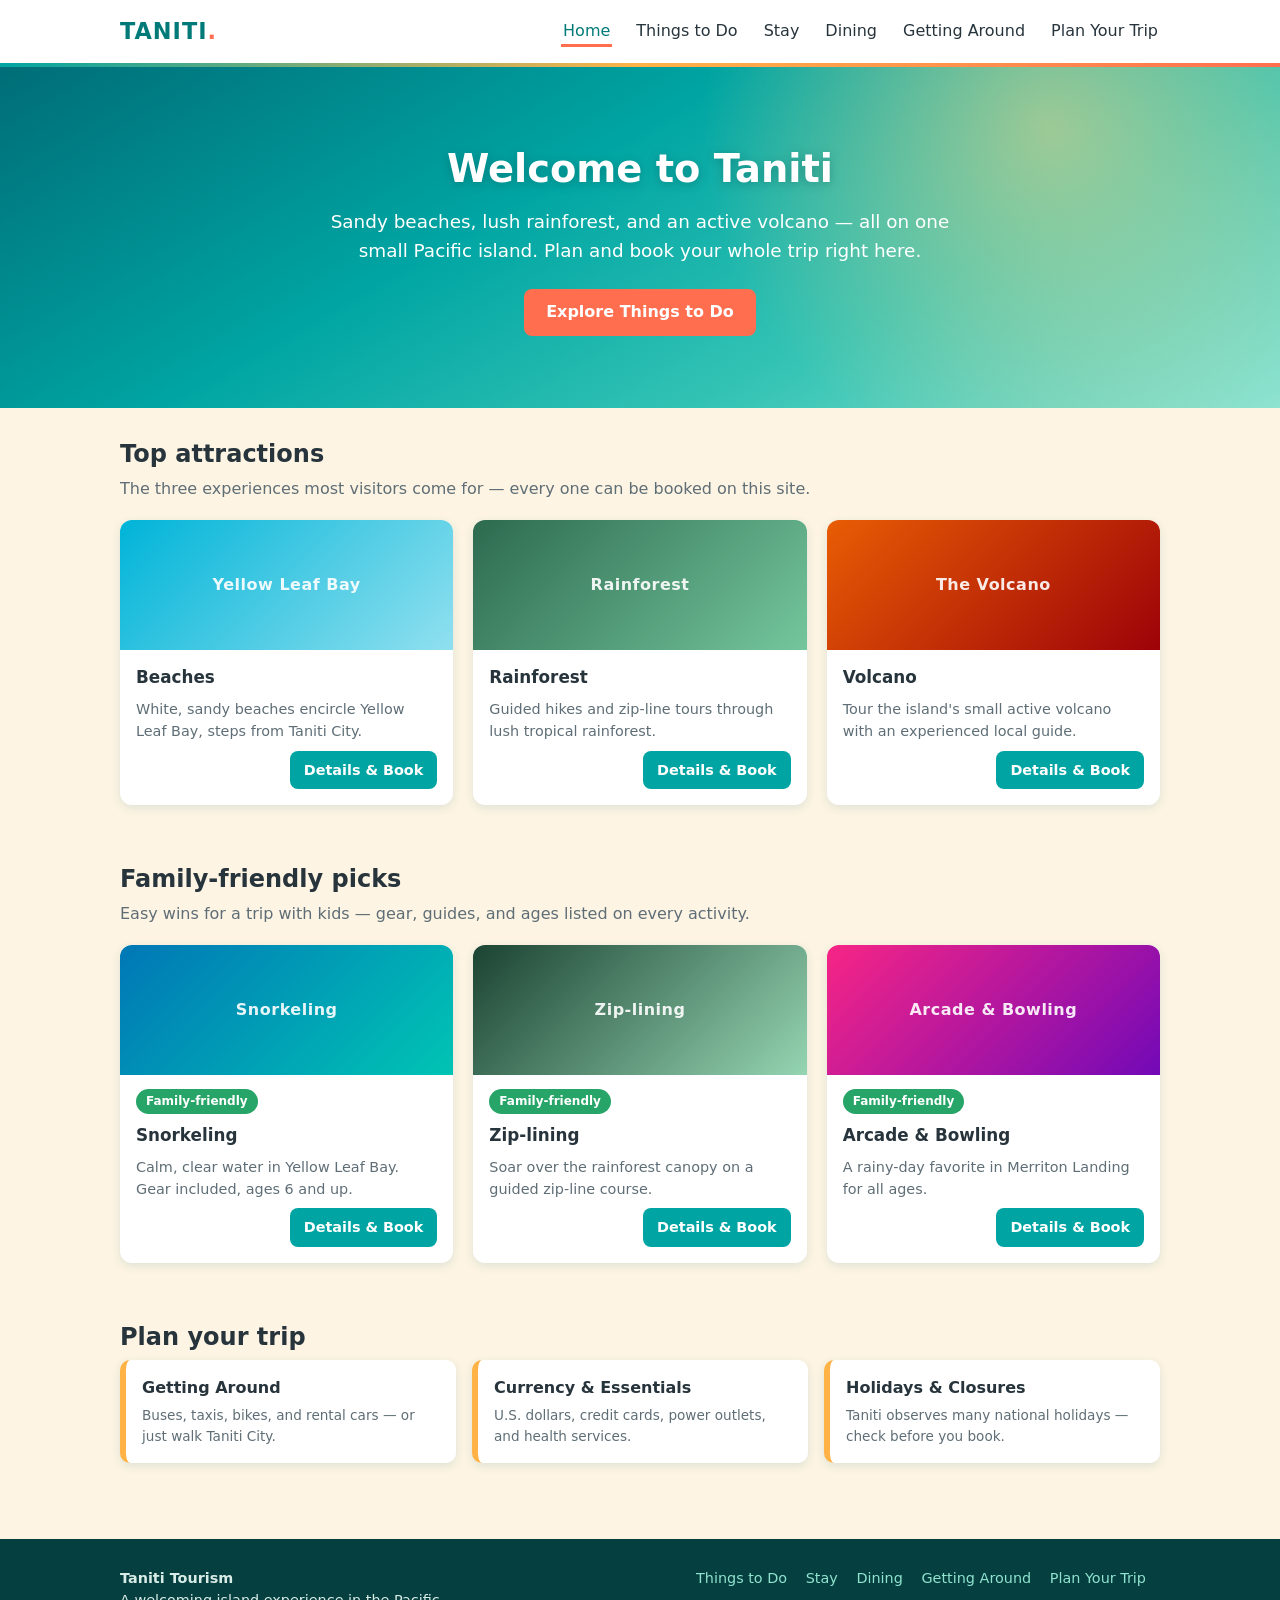
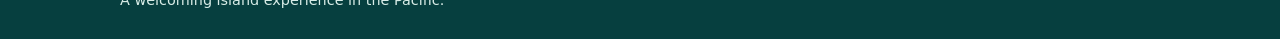
<file: index.html>
<!DOCTYPE html>
<html lang="en">
<head>
<meta charset="UTF-8">
<meta name="viewport" content="width=device-width, initial-scale=1.0">
<title>Visit Taniti — Official Tourism Site</title>
<link rel="stylesheet" href="styles.css">
</head>
<body>
<header>
  <div class="nav-bar">
    <a class="brand" href="index.html">TANITI<span>.</span></a>
    <button id="menu-toggle" onclick="toggleMenu()" aria-label="Menu">&#9776;</button>
    <nav>
      <ul>
        <li><a class="active" href="index.html">Home</a></li>
        <li><a href="things-to-do.html">Things to Do</a></li>
        <li><a href="stay.html">Stay</a></li>
        <li><a href="dining.html">Dining</a></li>
        <li><a href="getting-around.html">Getting Around</a></li>
        <li><a href="plan-your-trip.html">Plan Your Trip</a></li>
      <li class="mobile-only"><a href="book.html">Book Now</a></li>
      </ul>
    </nav>
  </div>
</header>

<div class="hero">
  <h1>Welcome to Taniti</h1>
  <p>Sandy beaches, lush rainforest, and an active volcano — all on one small Pacific island. Plan and book your whole trip right here.</p>
  <a class="btn" href="things-to-do.html">Explore Things to Do</a>
</div>

<main class="container">
  <section class="block">
    <h2>Top attractions</h2>
    <p class="lead">The three experiences most visitors come for — every one can be booked on this site.</p>
    <div class="card-grid">
      <div class="card">
        <div class="photo ph-beach">Yellow Leaf Bay</div>
        <div class="body">
          <h3>Beaches</h3>
          <p class="desc">White, sandy beaches encircle Yellow Leaf Bay, steps from Taniti City.</p>
          <div class="actions"><a class="btn small secondary" href="things-to-do.html">Details &amp; Book</a></div>
        </div>
      </div>
      <div class="card">
        <div class="photo ph-forest">Rainforest</div>
        <div class="body">
          <h3>Rainforest</h3>
          <p class="desc">Guided hikes and zip-line tours through lush tropical rainforest.</p>
          <div class="actions"><a class="btn small secondary" href="things-to-do.html">Details &amp; Book</a></div>
        </div>
      </div>
      <div class="card">
        <div class="photo ph-volcano">The Volcano</div>
        <div class="body">
          <h3>Volcano</h3>
          <p class="desc">Tour the island's small active volcano with an experienced local guide.</p>
          <div class="actions"><a class="btn small secondary" href="things-to-do.html">Details &amp; Book</a></div>
        </div>
      </div>
    </div>
  </section>

  <section class="block">
    <h2>Family-friendly picks</h2>
    <p class="lead">Easy wins for a trip with kids — gear, guides, and ages listed on every activity.</p>
    <div class="card-grid">
      <div class="card">
        <div class="photo ph-snorkel">Snorkeling</div>
        <div class="body">
          <span class="tag">Family-friendly</span>
          <h3>Snorkeling</h3>
          <p class="desc">Calm, clear water in Yellow Leaf Bay. Gear included, ages 6 and up.</p>
          <div class="actions"><a class="btn small secondary" href="activity-snorkeling.html">Details &amp; Book</a></div>
        </div>
      </div>
      <div class="card">
        <div class="photo ph-zip">Zip-lining</div>
        <div class="body">
          <span class="tag">Family-friendly</span>
          <h3>Zip-lining</h3>
          <p class="desc">Soar over the rainforest canopy on a guided zip-line course.</p>
          <div class="actions"><a class="btn small secondary" href="things-to-do.html">Details &amp; Book</a></div>
        </div>
      </div>
      <div class="card">
        <div class="photo ph-arcade">Arcade &amp; Bowling</div>
        <div class="body">
          <span class="tag">Family-friendly</span>
          <h3>Arcade &amp; Bowling</h3>
          <p class="desc">A rainy-day favorite in Merriton Landing for all ages.</p>
          <div class="actions"><a class="btn small secondary" href="things-to-do.html">Details &amp; Book</a></div>
        </div>
      </div>
    </div>
  </section>

  <section class="block">
    <h2>Plan your trip</h2>
    <div class="tiles">
      <a class="tile" href="getting-around.html">
        <h3>Getting Around</h3>
        <p>Buses, taxis, bikes, and rental cars — or just walk Taniti City.</p>
      </a>
      <a class="tile" href="plan-your-trip.html">
        <h3>Currency &amp; Essentials</h3>
        <p>U.S. dollars, credit cards, power outlets, and health services.</p>
      </a>
      <a class="tile" href="plan-your-trip.html">
        <h3>Holidays &amp; Closures</h3>
        <p>Taniti observes many national holidays — check before you book.</p>
      </a>
    </div>
  </section>
</main>

<footer>
  <div class="container">
    <div>
      <strong>Taniti Tourism</strong><br>
      A welcoming island experience in the Pacific.
    </div>
    <div>
      <a href="things-to-do.html">Things to Do</a>
      <a href="stay.html">Stay</a>
      <a href="dining.html">Dining</a>
      <a href="getting-around.html">Getting Around</a>
      <a href="plan-your-trip.html">Plan Your Trip</a>
    </div>
  </div>
</footer>
<script src="script.js"></script>
</body>
</html>
</file>
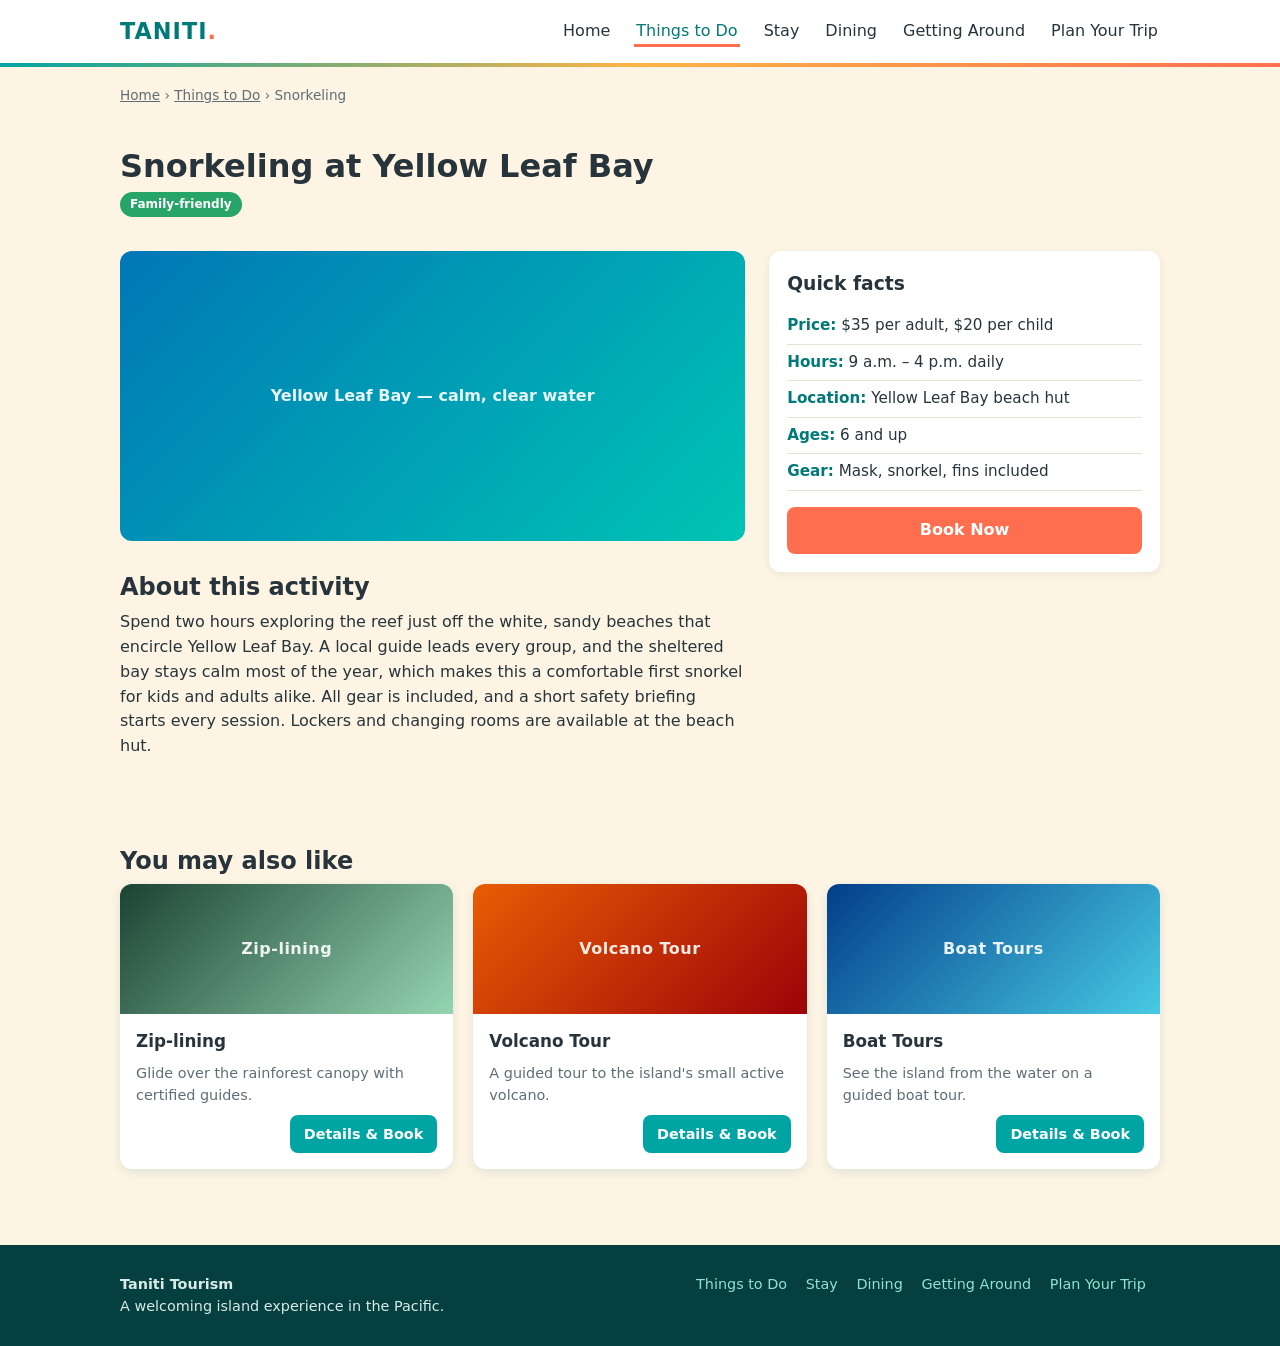
<file: activity-snorkeling.html>
<!DOCTYPE html>
<html lang="en">
<head>
<meta charset="UTF-8">
<meta name="viewport" content="width=device-width, initial-scale=1.0">
<title>Snorkeling — Visit Taniti</title>
<link rel="stylesheet" href="styles.css">
</head>
<body>
<header>
  <div class="nav-bar">
    <a class="brand" href="index.html">TANITI<span>.</span></a>
    <button id="menu-toggle" onclick="toggleMenu()" aria-label="Menu">&#9776;</button>
    <nav>
      <ul>
        <li><a href="index.html">Home</a></li>
        <li><a class="active" href="things-to-do.html">Things to Do</a></li>
        <li><a href="stay.html">Stay</a></li>
        <li><a href="dining.html">Dining</a></li>
        <li><a href="getting-around.html">Getting Around</a></li>
        <li><a href="plan-your-trip.html">Plan Your Trip</a></li>
      <li class="mobile-only"><a href="book.html">Book Now</a></li>
      </ul>
    </nav>
  </div>
</header>

<main class="container">
  <p class="breadcrumb"><a href="index.html">Home</a> &rsaquo; <a href="things-to-do.html">Things to Do</a> &rsaquo; Snorkeling</p>
  <div class="page-title">
    <h1>Snorkeling at Yellow Leaf Bay</h1>
    <span class="tag">Family-friendly</span>
  </div>

  <section class="block">
    <div class="detail-grid">
      <div>
        <div class="detail-photo ph-snorkel">Yellow Leaf Bay — calm, clear water</div>
        <section class="block">
          <h2>About this activity</h2>
          <p>Spend two hours exploring the reef just off the white, sandy beaches that encircle Yellow Leaf Bay.
          A local guide leads every group, and the sheltered bay stays calm most of the year, which makes this
          a comfortable first snorkel for kids and adults alike. All gear is included, and a short safety
          briefing starts every session. Lockers and changing rooms are available at the beach hut.</p>
        </section>
      </div>
      <aside class="facts">
        <h3>Quick facts</h3>
        <ul>
          <li><strong>Price:</strong> $35 per adult, $20 per child</li>
          <li><strong>Hours:</strong> 9 a.m. – 4 p.m. daily</li>
          <li><strong>Location:</strong> Yellow Leaf Bay beach hut</li>
          <li><strong>Ages:</strong> 6 and up</li>
          <li><strong>Gear:</strong> Mask, snorkel, fins included</li>
        </ul>
        <a class="btn" href="book.html">Book Now</a>
      </aside>
    </div>
  </section>

  <section class="block">
    <h2>You may also like</h2>
    <div class="card-grid">
      <div class="card">
        <div class="photo ph-zip">Zip-lining</div>
        <div class="body">
          <h3>Zip-lining</h3>
          <p class="desc">Glide over the rainforest canopy with certified guides.</p>
          <div class="actions"><a class="btn small secondary" href="things-to-do.html">Details &amp; Book</a></div>
        </div>
      </div>
      <div class="card">
        <div class="photo ph-volcano">Volcano Tour</div>
        <div class="body">
          <h3>Volcano Tour</h3>
          <p class="desc">A guided tour to the island's small active volcano.</p>
          <div class="actions"><a class="btn small secondary" href="things-to-do.html">Details &amp; Book</a></div>
        </div>
      </div>
      <div class="card">
        <div class="photo ph-fishing">Boat Tours</div>
        <div class="body">
          <h3>Boat Tours</h3>
          <p class="desc">See the island from the water on a guided boat tour.</p>
          <div class="actions"><a class="btn small secondary" href="things-to-do.html">Details &amp; Book</a></div>
        </div>
      </div>
    </div>
  </section>
</main>

<footer>
  <div class="container">
    <div>
      <strong>Taniti Tourism</strong><br>
      A welcoming island experience in the Pacific.
    </div>
    <div>
      <a href="things-to-do.html">Things to Do</a>
      <a href="stay.html">Stay</a>
      <a href="dining.html">Dining</a>
      <a href="getting-around.html">Getting Around</a>
      <a href="plan-your-trip.html">Plan Your Trip</a>
    </div>
  </div>
</footer>
<script src="script.js"></script>
</body>
</html>
</file>
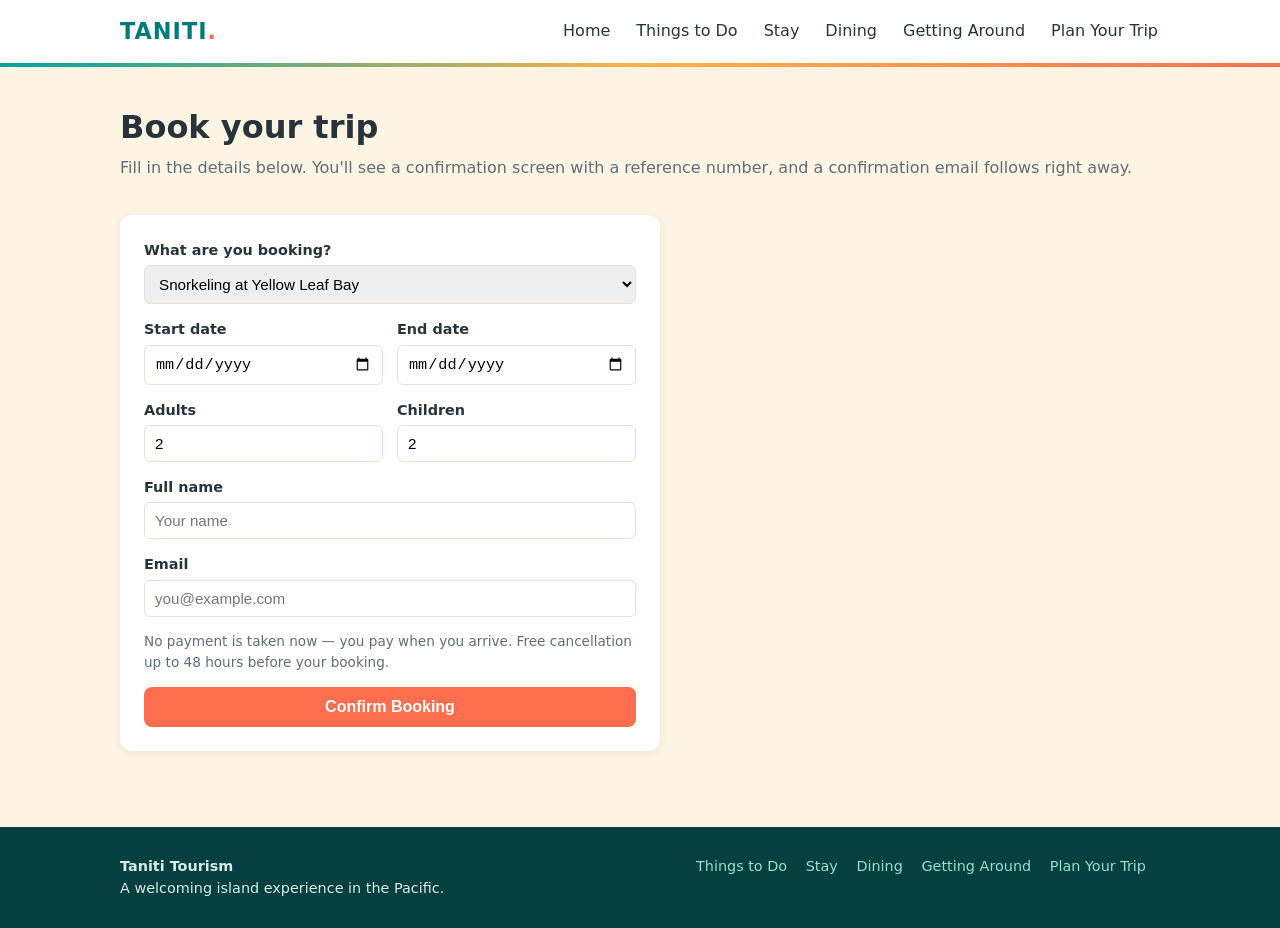
<file: book.html>
<!DOCTYPE html>
<html lang="en">
<head>
<meta charset="UTF-8">
<meta name="viewport" content="width=device-width, initial-scale=1.0">
<title>Book — Visit Taniti</title>
<link rel="stylesheet" href="styles.css">
</head>
<body>
<header>
  <div class="nav-bar">
    <a class="brand" href="index.html">TANITI<span>.</span></a>
    <button id="menu-toggle" onclick="toggleMenu()" aria-label="Menu">&#9776;</button>
    <nav>
      <ul>
        <li><a href="index.html">Home</a></li>
        <li><a href="things-to-do.html">Things to Do</a></li>
        <li><a href="stay.html">Stay</a></li>
        <li><a href="dining.html">Dining</a></li>
        <li><a href="getting-around.html">Getting Around</a></li>
        <li><a href="plan-your-trip.html">Plan Your Trip</a></li>
      <li class="mobile-only"><a href="book.html">Book Now</a></li>
      </ul>
    </nav>
  </div>
</header>

<main class="container">
  <div class="page-title">
    <h1>Book your trip</h1>
    <p>Fill in the details below. You'll see a confirmation screen with a reference number, and a confirmation email follows right away.</p>
  </div>

  <section class="block">
    <form class="booking" onsubmit="submitBooking(event)">
      <label>What are you booking?
        <select>
          <option>Snorkeling at Yellow Leaf Bay</option>
          <option>Bayview Family Hotel</option>
          <option>Taniti Grand Resort</option>
          <option>Harbor Light B&amp;B</option>
          <option>Taniti City Hostel</option>
          <option>Zip-lining</option>
          <option>Volcano Tour</option>
        </select>
      </label>
      <div class="row">
        <label>Start date
          <input type="date" required>
        </label>
        <label>End date
          <input type="date">
        </label>
      </div>
      <div class="row">
        <label>Adults
          <input type="number" min="1" value="2" required>
        </label>
        <label>Children
          <input type="number" min="0" value="2">
        </label>
      </div>
      <label>Full name
        <input type="text" placeholder="Your name" required>
      </label>
      <label>Email
        <input type="email" placeholder="you@example.com" required>
      </label>
      <p class="form-note">No payment is taken now — you pay when you arrive. Free cancellation up to 48 hours before your booking.</p>
      <button class="btn" type="submit">Confirm Booking</button>
    </form>
  </section>
</main>

<footer>
  <div class="container">
    <div>
      <strong>Taniti Tourism</strong><br>
      A welcoming island experience in the Pacific.
    </div>
    <div>
      <a href="things-to-do.html">Things to Do</a>
      <a href="stay.html">Stay</a>
      <a href="dining.html">Dining</a>
      <a href="getting-around.html">Getting Around</a>
      <a href="plan-your-trip.html">Plan Your Trip</a>
    </div>
  </div>
</footer>
<script src="script.js"></script>
</body>
</html>
</file>
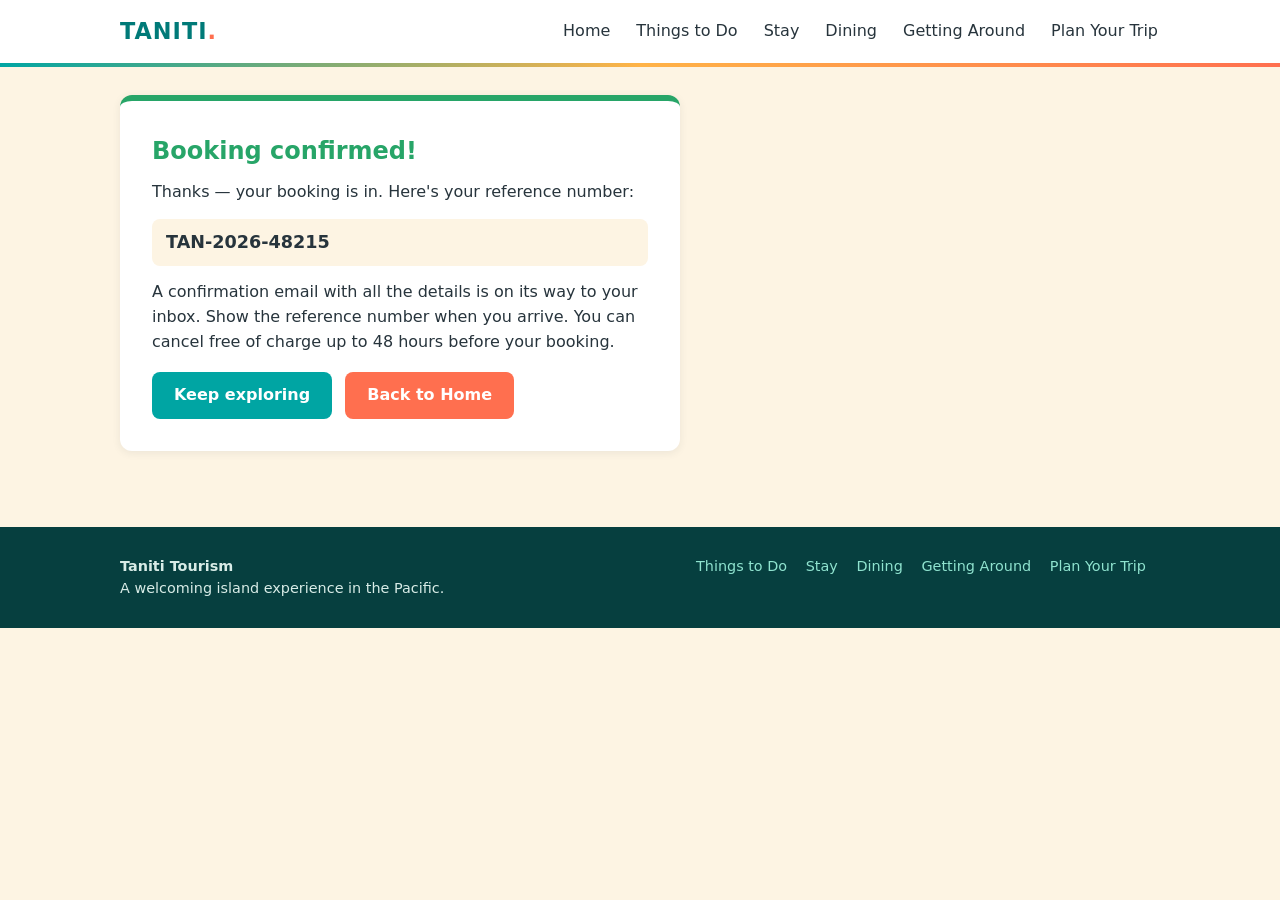
<file: confirmation.html>
<!DOCTYPE html>
<html lang="en">
<head>
<meta charset="UTF-8">
<meta name="viewport" content="width=device-width, initial-scale=1.0">
<title>Booking Confirmed — Visit Taniti</title>
<link rel="stylesheet" href="styles.css">
</head>
<body>
<header>
  <div class="nav-bar">
    <a class="brand" href="index.html">TANITI<span>.</span></a>
    <button id="menu-toggle" onclick="toggleMenu()" aria-label="Menu">&#9776;</button>
    <nav>
      <ul>
        <li><a href="index.html">Home</a></li>
        <li><a href="things-to-do.html">Things to Do</a></li>
        <li><a href="stay.html">Stay</a></li>
        <li><a href="dining.html">Dining</a></li>
        <li><a href="getting-around.html">Getting Around</a></li>
        <li><a href="plan-your-trip.html">Plan Your Trip</a></li>
      <li class="mobile-only"><a href="book.html">Book Now</a></li>
      </ul>
    </nav>
  </div>
</header>

<main class="container">
  <section class="block">
    <div class="confirm-box">
      <h1>Booking confirmed!</h1>
      <p>Thanks — your booking is in. Here's your reference number:</p>
      <p class="ref">TAN-2026-48215</p>
      <p>A confirmation email with all the details is on its way to your inbox. Show the reference number
      when you arrive. You can cancel free of charge up to 48 hours before your booking.</p>
      <p style="margin-top:18px;">
        <a class="btn secondary" href="things-to-do.html">Keep exploring</a>
        <a class="btn" href="index.html" style="margin-left:8px;">Back to Home</a>
      </p>
    </div>
  </section>
</main>

<footer>
  <div class="container">
    <div>
      <strong>Taniti Tourism</strong><br>
      A welcoming island experience in the Pacific.
    </div>
    <div>
      <a href="things-to-do.html">Things to Do</a>
      <a href="stay.html">Stay</a>
      <a href="dining.html">Dining</a>
      <a href="getting-around.html">Getting Around</a>
      <a href="plan-your-trip.html">Plan Your Trip</a>
    </div>
  </div>
</footer>
<script src="script.js"></script>
</body>
</html>
</file>
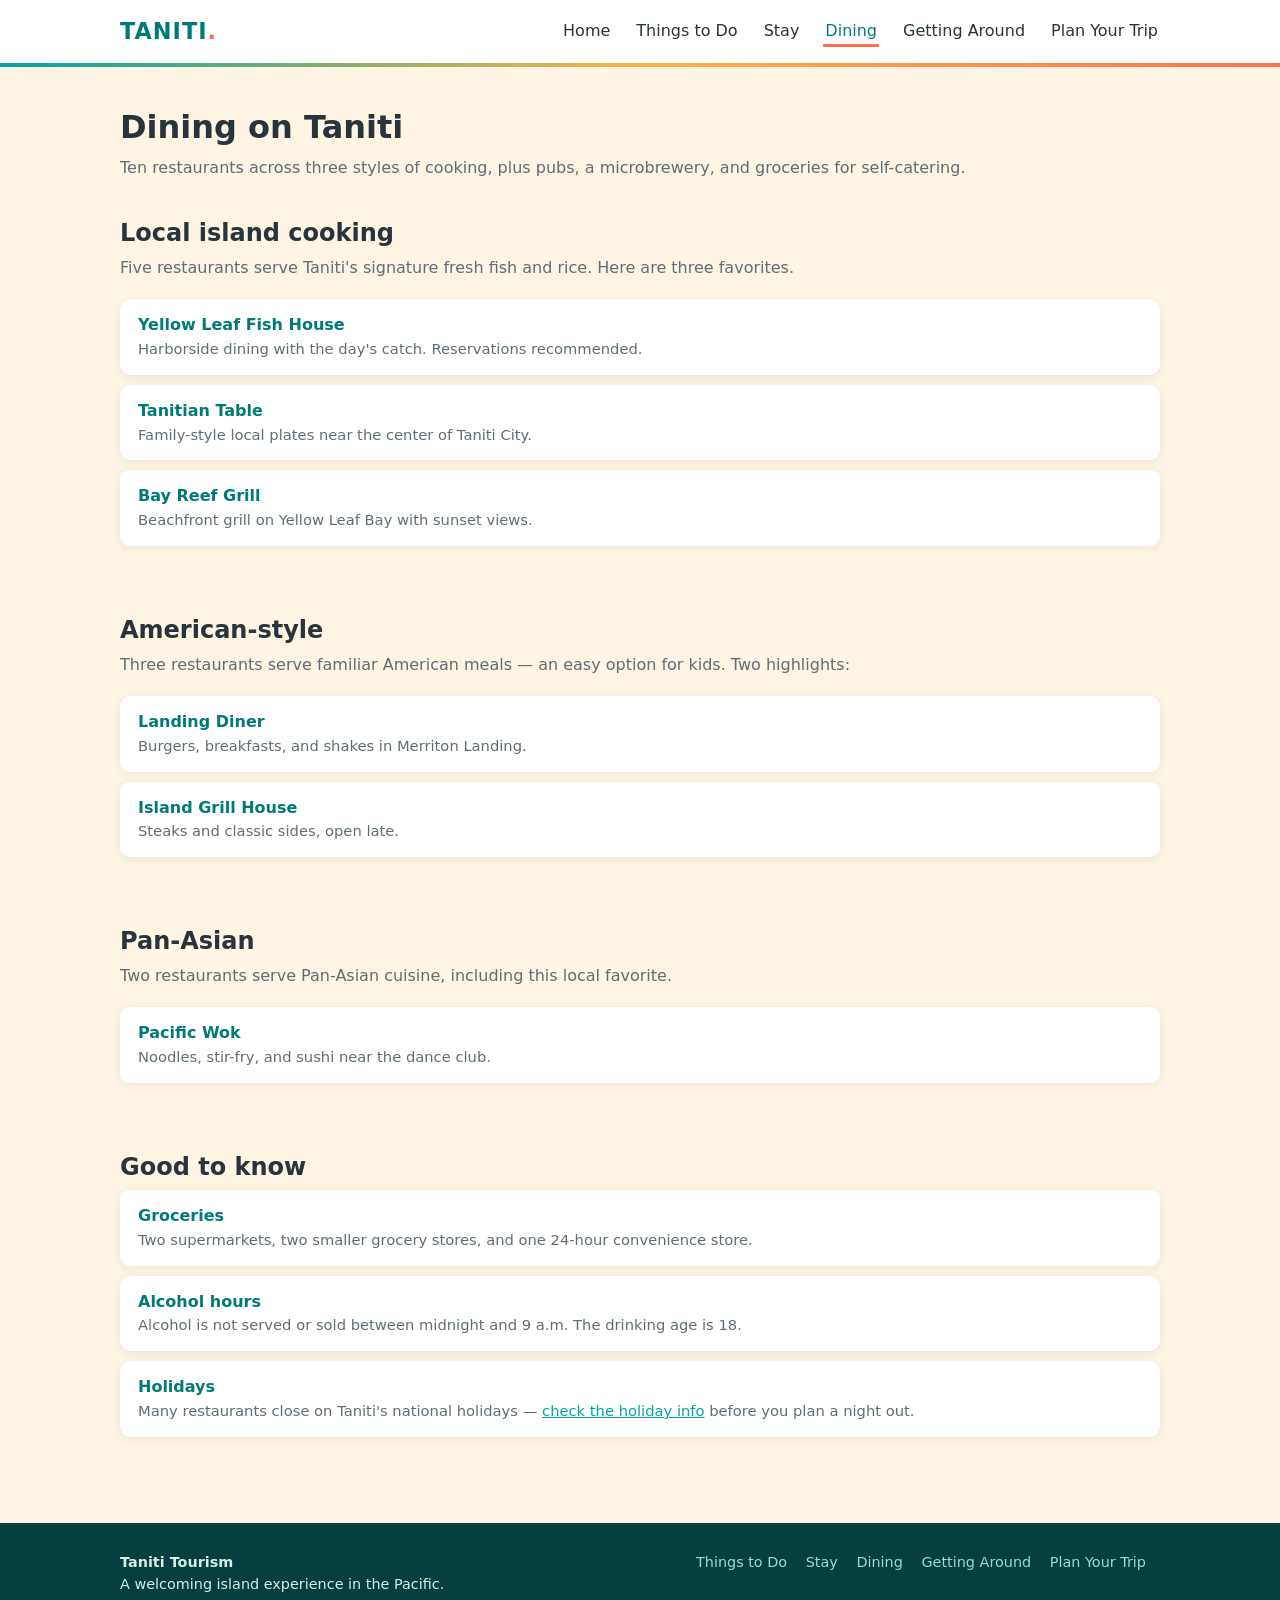
<file: dining.html>
<!DOCTYPE html>
<html lang="en">
<head>
<meta charset="UTF-8">
<meta name="viewport" content="width=device-width, initial-scale=1.0">
<title>Dining — Visit Taniti</title>
<link rel="stylesheet" href="styles.css">
</head>
<body>
<header>
  <div class="nav-bar">
    <a class="brand" href="index.html">TANITI<span>.</span></a>
    <button id="menu-toggle" onclick="toggleMenu()" aria-label="Menu">&#9776;</button>
    <nav>
      <ul>
        <li><a href="index.html">Home</a></li>
        <li><a href="things-to-do.html">Things to Do</a></li>
        <li><a href="stay.html">Stay</a></li>
        <li><a class="active" href="dining.html">Dining</a></li>
        <li><a href="getting-around.html">Getting Around</a></li>
        <li><a href="plan-your-trip.html">Plan Your Trip</a></li>
      <li class="mobile-only"><a href="book.html">Book Now</a></li>
      </ul>
    </nav>
  </div>
</header>

<main class="container">
  <div class="page-title">
    <h1>Dining on Taniti</h1>
    <p>Ten restaurants across three styles of cooking, plus pubs, a microbrewery, and groceries for self-catering.</p>
  </div>

  <section class="block">
    <h2>Local island cooking</h2>
    <p class="lead">Five restaurants serve Taniti's signature fresh fish and rice. Here are three favorites.</p>
    <div class="info-row"><h3>Yellow Leaf Fish House</h3><p>Harborside dining with the day's catch. Reservations recommended.</p></div>
    <div class="info-row"><h3>Tanitian Table</h3><p>Family-style local plates near the center of Taniti City.</p></div>
    <div class="info-row"><h3>Bay Reef Grill</h3><p>Beachfront grill on Yellow Leaf Bay with sunset views.</p></div>
  </section>

  <section class="block">
    <h2>American-style</h2>
    <p class="lead">Three restaurants serve familiar American meals — an easy option for kids. Two highlights:</p>
    <div class="info-row"><h3>Landing Diner</h3><p>Burgers, breakfasts, and shakes in Merriton Landing.</p></div>
    <div class="info-row"><h3>Island Grill House</h3><p>Steaks and classic sides, open late.</p></div>
  </section>

  <section class="block">
    <h2>Pan-Asian</h2>
    <p class="lead">Two restaurants serve Pan-Asian cuisine, including this local favorite.</p>
    <div class="info-row"><h3>Pacific Wok</h3><p>Noodles, stir-fry, and sushi near the dance club.</p></div>
  </section>

  <section class="block">
    <h2>Good to know</h2>
    <div class="info-row"><h3>Groceries</h3><p>Two supermarkets, two smaller grocery stores, and one 24-hour convenience store.</p></div>
    <div class="info-row"><h3>Alcohol hours</h3><p>Alcohol is not served or sold between midnight and 9 a.m. The drinking age is 18.</p></div>
    <div class="info-row"><h3>Holidays</h3><p>Many restaurants close on Taniti's national holidays — <a href="plan-your-trip.html">check the holiday info</a> before you plan a night out.</p></div>
  </section>
</main>

<footer>
  <div class="container">
    <div>
      <strong>Taniti Tourism</strong><br>
      A welcoming island experience in the Pacific.
    </div>
    <div>
      <a href="things-to-do.html">Things to Do</a>
      <a href="stay.html">Stay</a>
      <a href="dining.html">Dining</a>
      <a href="getting-around.html">Getting Around</a>
      <a href="plan-your-trip.html">Plan Your Trip</a>
    </div>
  </div>
</footer>
<script src="script.js"></script>
</body>
</html>
</file>
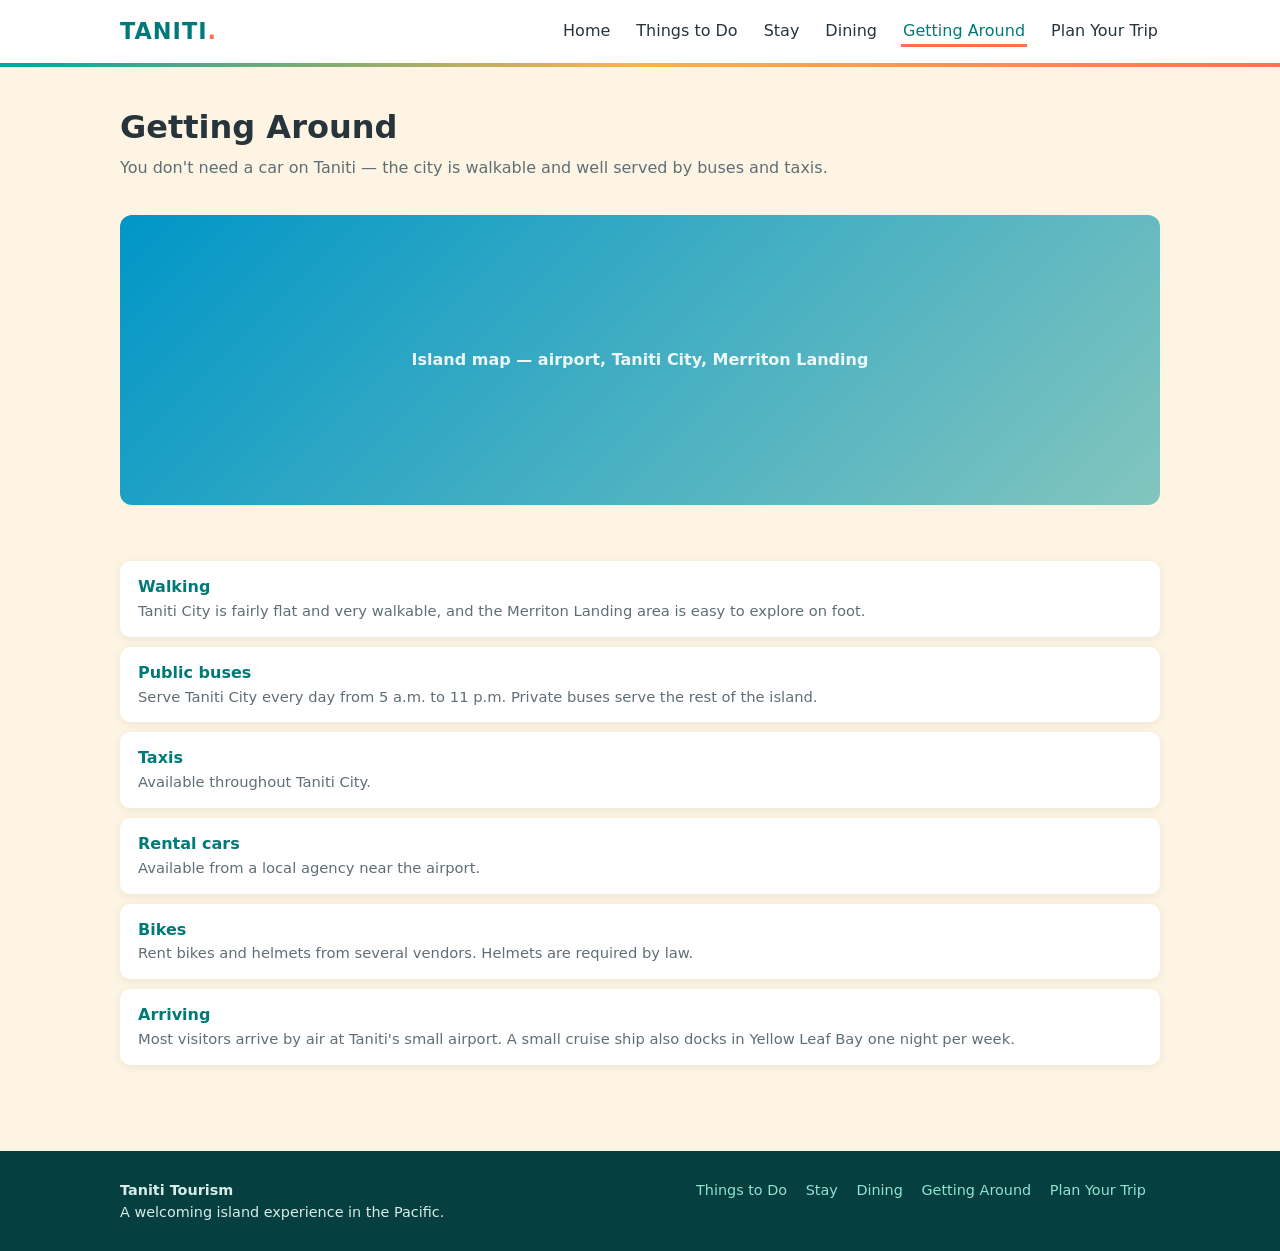
<file: getting-around.html>
<!DOCTYPE html>
<html lang="en">
<head>
<meta charset="UTF-8">
<meta name="viewport" content="width=device-width, initial-scale=1.0">
<title>Getting Around — Visit Taniti</title>
<link rel="stylesheet" href="styles.css">
</head>
<body>
<header>
  <div class="nav-bar">
    <a class="brand" href="index.html">TANITI<span>.</span></a>
    <button id="menu-toggle" onclick="toggleMenu()" aria-label="Menu">&#9776;</button>
    <nav>
      <ul>
        <li><a href="index.html">Home</a></li>
        <li><a href="things-to-do.html">Things to Do</a></li>
        <li><a href="stay.html">Stay</a></li>
        <li><a href="dining.html">Dining</a></li>
        <li><a class="active" href="getting-around.html">Getting Around</a></li>
        <li><a href="plan-your-trip.html">Plan Your Trip</a></li>
      <li class="mobile-only"><a href="book.html">Book Now</a></li>
      </ul>
    </nav>
  </div>
</header>

<main class="container">
  <div class="page-title">
    <h1>Getting Around</h1>
    <p>You don't need a car on Taniti — the city is walkable and well served by buses and taxis.</p>
  </div>

  <section class="block">
    <div class="detail-photo ph-map">Island map — airport, Taniti City, Merriton Landing</div>
  </section>

  <section class="block">
    <div class="info-row"><h3>Walking</h3><p>Taniti City is fairly flat and very walkable, and the Merriton Landing area is easy to explore on foot.</p></div>
    <div class="info-row"><h3>Public buses</h3><p>Serve Taniti City every day from 5 a.m. to 11 p.m. Private buses serve the rest of the island.</p></div>
    <div class="info-row"><h3>Taxis</h3><p>Available throughout Taniti City.</p></div>
    <div class="info-row"><h3>Rental cars</h3><p>Available from a local agency near the airport.</p></div>
    <div class="info-row"><h3>Bikes</h3><p>Rent bikes and helmets from several vendors. Helmets are required by law.</p></div>
    <div class="info-row"><h3>Arriving</h3><p>Most visitors arrive by air at Taniti's small airport. A small cruise ship also docks in Yellow Leaf Bay one night per week.</p></div>
  </section>
</main>

<footer>
  <div class="container">
    <div>
      <strong>Taniti Tourism</strong><br>
      A welcoming island experience in the Pacific.
    </div>
    <div>
      <a href="things-to-do.html">Things to Do</a>
      <a href="stay.html">Stay</a>
      <a href="dining.html">Dining</a>
      <a href="getting-around.html">Getting Around</a>
      <a href="plan-your-trip.html">Plan Your Trip</a>
    </div>
  </div>
</footer>
<script src="script.js"></script>
</body>
</html>
</file>
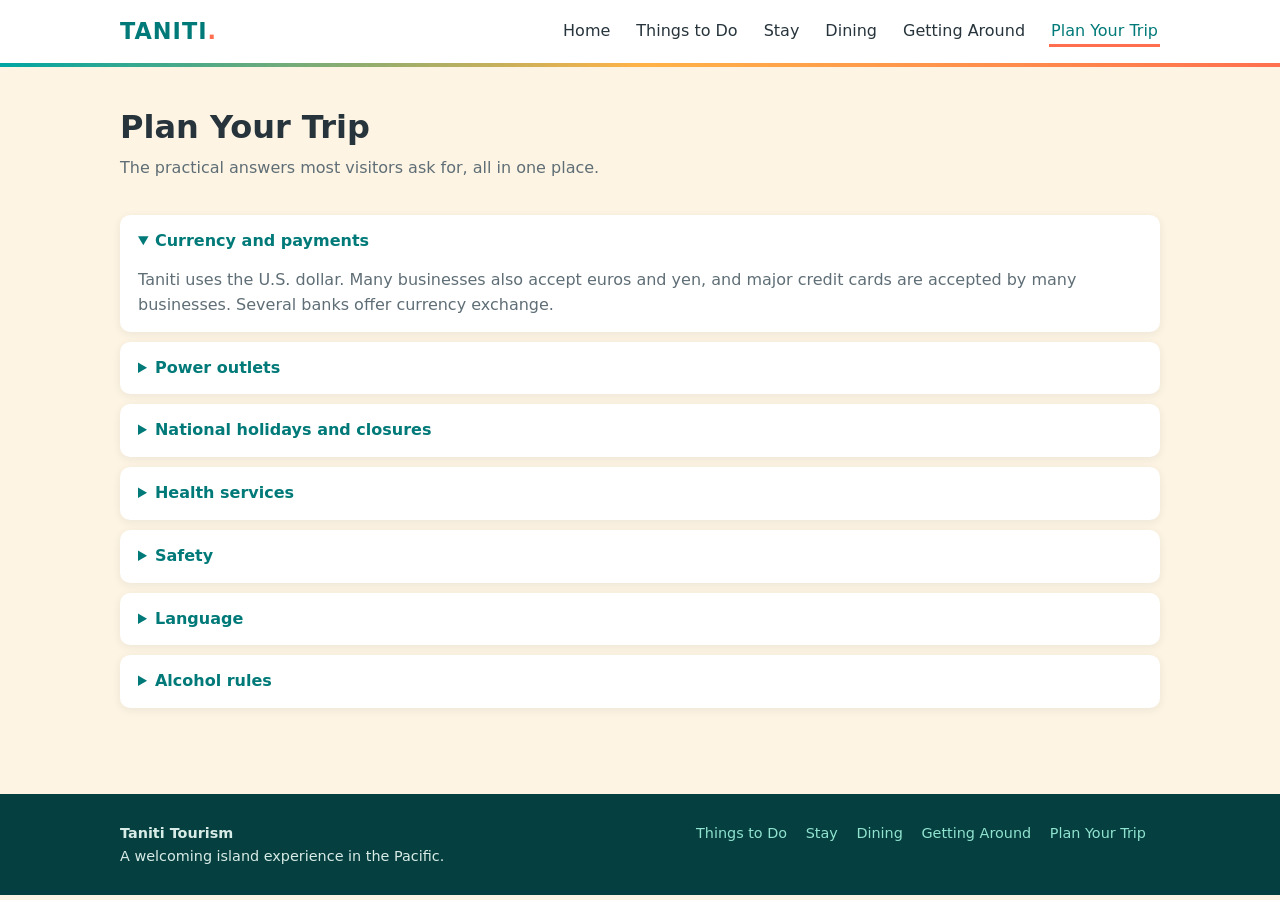
<file: plan-your-trip.html>
<!DOCTYPE html>
<html lang="en">
<head>
<meta charset="UTF-8">
<meta name="viewport" content="width=device-width, initial-scale=1.0">
<title>Plan Your Trip — Visit Taniti</title>
<link rel="stylesheet" href="styles.css">
</head>
<body>
<header>
  <div class="nav-bar">
    <a class="brand" href="index.html">TANITI<span>.</span></a>
    <button id="menu-toggle" onclick="toggleMenu()" aria-label="Menu">&#9776;</button>
    <nav>
      <ul>
        <li><a href="index.html">Home</a></li>
        <li><a href="things-to-do.html">Things to Do</a></li>
        <li><a href="stay.html">Stay</a></li>
        <li><a href="dining.html">Dining</a></li>
        <li><a href="getting-around.html">Getting Around</a></li>
        <li><a class="active" href="plan-your-trip.html">Plan Your Trip</a></li>
      <li class="mobile-only"><a href="book.html">Book Now</a></li>
      </ul>
    </nav>
  </div>
</header>

<main class="container">
  <div class="page-title">
    <h1>Plan Your Trip</h1>
    <p>The practical answers most visitors ask for, all in one place.</p>
  </div>

  <section class="block">
    <details class="info" open>
      <summary>Currency and payments</summary>
      <div>Taniti uses the U.S. dollar. Many businesses also accept euros and yen, and major credit cards are accepted
      by many businesses. Several banks offer currency exchange.</div>
    </details>
    <details class="info">
      <summary>Power outlets</summary>
      <div>Outlets are 120 volts — the same as in the United States, so U.S. visitors do not need an adapter.</div>
    </details>
    <details class="info">
      <summary>National holidays and closures</summary>
      <div>Taniti observes a large number of national holidays, and many attractions and restaurants close on those
      days. Check holiday dates before booking activities or planning a night out.</div>
    </details>
    <details class="info">
      <summary>Health services</summary>
      <div>The island has one hospital and several clinics. The hospital has many multilingual employees.</div>
    </details>
    <details class="info">
      <summary>Safety</summary>
      <div>Violent crime is very rare. As tourism grows there are more reports of pickpocketing and other petty
      crime, so keep an eye on valuables in busy areas.</div>
    </details>
    <details class="info">
      <summary>Language</summary>
      <div>Many younger Tanitians speak fluent English. Less English is spoken in rural areas, especially among
      older residents.</div>
    </details>
    <details class="info">
      <summary>Alcohol rules</summary>
      <div>Alcohol is not served or sold between midnight and 9 a.m. The drinking age is 18.</div>
    </details>
  </section>
</main>

<footer>
  <div class="container">
    <div>
      <strong>Taniti Tourism</strong><br>
      A welcoming island experience in the Pacific.
    </div>
    <div>
      <a href="things-to-do.html">Things to Do</a>
      <a href="stay.html">Stay</a>
      <a href="dining.html">Dining</a>
      <a href="getting-around.html">Getting Around</a>
      <a href="plan-your-trip.html">Plan Your Trip</a>
    </div>
  </div>
</footer>
<script src="script.js"></script>
</body>
</html>
</file>
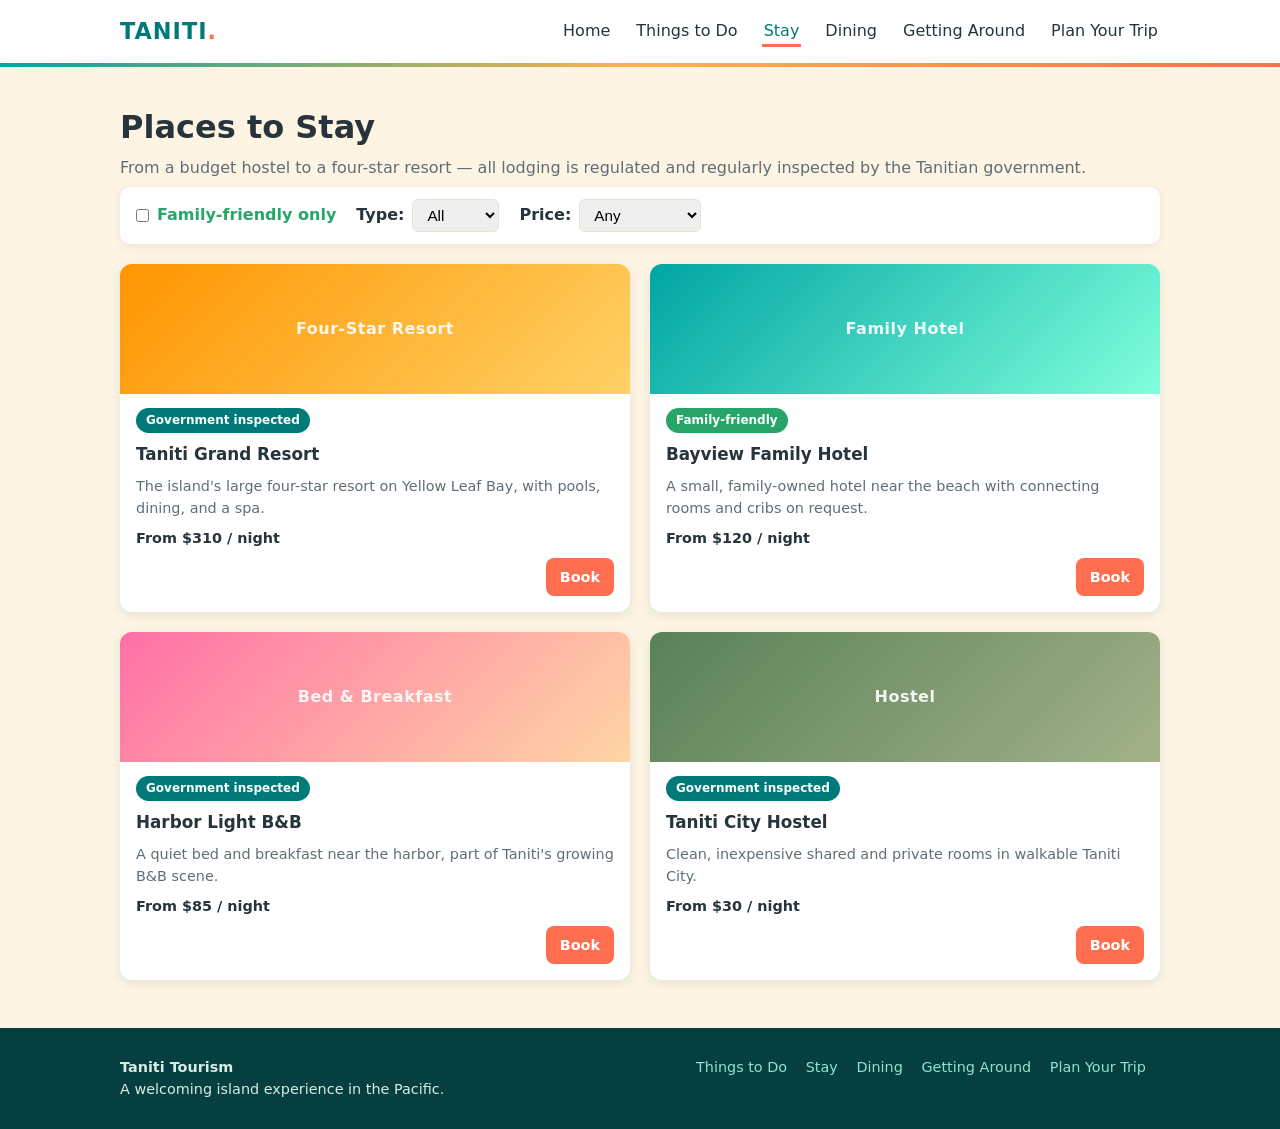
<file: stay.html>
<!DOCTYPE html>
<html lang="en">
<head>
<meta charset="UTF-8">
<meta name="viewport" content="width=device-width, initial-scale=1.0">
<title>Places to Stay — Visit Taniti</title>
<link rel="stylesheet" href="styles.css">
</head>
<body>
<header>
  <div class="nav-bar">
    <a class="brand" href="index.html">TANITI<span>.</span></a>
    <button id="menu-toggle" onclick="toggleMenu()" aria-label="Menu">&#9776;</button>
    <nav>
      <ul>
        <li><a href="index.html">Home</a></li>
        <li><a href="things-to-do.html">Things to Do</a></li>
        <li><a class="active" href="stay.html">Stay</a></li>
        <li><a href="dining.html">Dining</a></li>
        <li><a href="getting-around.html">Getting Around</a></li>
        <li><a href="plan-your-trip.html">Plan Your Trip</a></li>
      <li class="mobile-only"><a href="book.html">Book Now</a></li>
      </ul>
    </nav>
  </div>
</header>

<main class="container">
  <div class="page-title">
    <h1>Places to Stay</h1>
    <p>From a budget hostel to a four-star resort — all lodging is regulated and regularly inspected by the Tanitian government.</p>
  </div>

  <div class="filter-bar">
    <label class="family"><input type="checkbox" onchange="filterFamily(this)"> Family-friendly only</label>
    <label>Type:
      <select><option>All</option><option>Resort</option><option>Hotel</option><option>B&amp;B</option><option>Hostel</option></select>
    </label>
    <label>Price:
      <select><option>Any</option><option>Under $100</option><option>$100–$250</option><option>$250+</option></select>
    </label>
  </div>

  <div class="card-grid two">
    <div class="card" data-family="no">
      <div class="photo ph-resort">Four-Star Resort</div>
      <div class="body">
        <span class="tag badge">Government inspected</span>
        <h3>Taniti Grand Resort</h3>
        <p class="desc">The island's large four-star resort on Yellow Leaf Bay, with pools, dining, and a spa.</p>
        <p class="meta">From $310 / night</p>
        <div class="actions"><a class="btn small" href="book.html">Book</a></div>
      </div>
    </div>
    <div class="card" data-family="yes">
      <div class="photo ph-hotel">Family Hotel</div>
      <div class="body">
        <span class="tag">Family-friendly</span>
        <h3>Bayview Family Hotel</h3>
        <p class="desc">A small, family-owned hotel near the beach with connecting rooms and cribs on request.</p>
        <p class="meta">From $120 / night</p>
        <div class="actions"><a class="btn small" href="book.html">Book</a></div>
      </div>
    </div>
    <div class="card" data-family="no">
      <div class="photo ph-bnb">Bed &amp; Breakfast</div>
      <div class="body">
        <span class="tag badge">Government inspected</span>
        <h3>Harbor Light B&amp;B</h3>
        <p class="desc">A quiet bed and breakfast near the harbor, part of Taniti's growing B&amp;B scene.</p>
        <p class="meta">From $85 / night</p>
        <div class="actions"><a class="btn small" href="book.html">Book</a></div>
      </div>
    </div>
    <div class="card" data-family="no">
      <div class="photo ph-hostel">Hostel</div>
      <div class="body">
        <span class="tag badge">Government inspected</span>
        <h3>Taniti City Hostel</h3>
        <p class="desc">Clean, inexpensive shared and private rooms in walkable Taniti City.</p>
        <p class="meta">From $30 / night</p>
        <div class="actions"><a class="btn small" href="book.html">Book</a></div>
      </div>
    </div>
  </div>
</main>

<footer>
  <div class="container">
    <div>
      <strong>Taniti Tourism</strong><br>
      A welcoming island experience in the Pacific.
    </div>
    <div>
      <a href="things-to-do.html">Things to Do</a>
      <a href="stay.html">Stay</a>
      <a href="dining.html">Dining</a>
      <a href="getting-around.html">Getting Around</a>
      <a href="plan-your-trip.html">Plan Your Trip</a>
    </div>
  </div>
</footer>
<script src="script.js"></script>
</body>
</html>
</file>
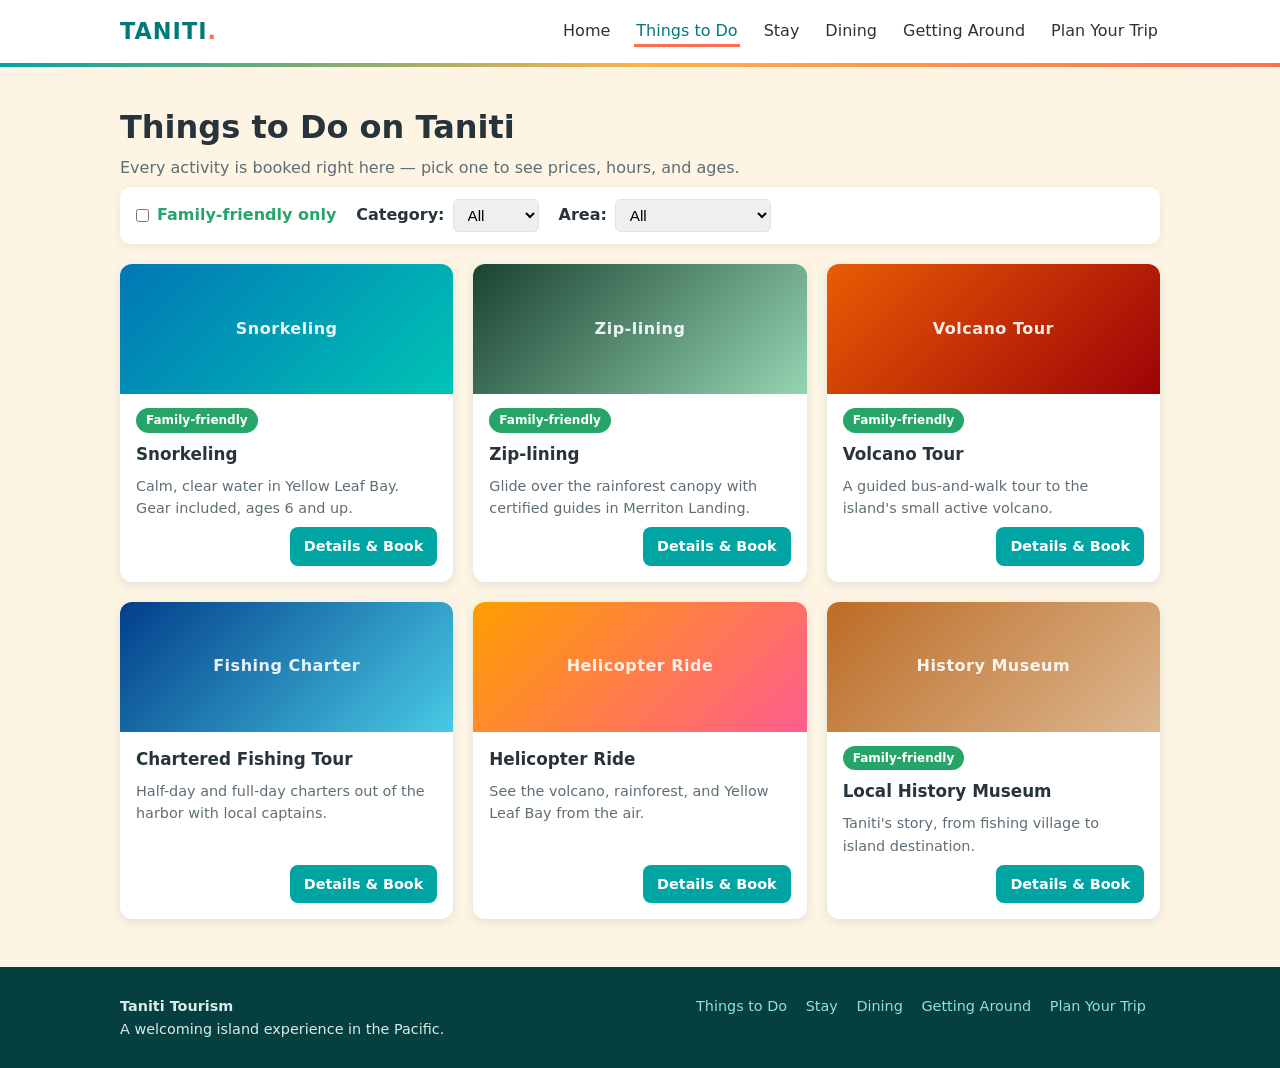
<file: things-to-do.html>
<!DOCTYPE html>
<html lang="en">
<head>
<meta charset="UTF-8">
<meta name="viewport" content="width=device-width, initial-scale=1.0">
<title>Things to Do — Visit Taniti</title>
<link rel="stylesheet" href="styles.css">
</head>
<body>
<header>
  <div class="nav-bar">
    <a class="brand" href="index.html">TANITI<span>.</span></a>
    <button id="menu-toggle" onclick="toggleMenu()" aria-label="Menu">&#9776;</button>
    <nav>
      <ul>
        <li><a href="index.html">Home</a></li>
        <li><a class="active" href="things-to-do.html">Things to Do</a></li>
        <li><a href="stay.html">Stay</a></li>
        <li><a href="dining.html">Dining</a></li>
        <li><a href="getting-around.html">Getting Around</a></li>
        <li><a href="plan-your-trip.html">Plan Your Trip</a></li>
      <li class="mobile-only"><a href="book.html">Book Now</a></li>
      </ul>
    </nav>
  </div>
</header>

<main class="container">
  <div class="page-title">
    <h1>Things to Do on Taniti</h1>
    <p>Every activity is booked right here — pick one to see prices, hours, and ages.</p>
  </div>

  <div class="filter-bar">
    <label class="family"><input type="checkbox" onchange="filterFamily(this)"> Family-friendly only</label>
    <label>Category:
      <select><option>All</option><option>Water</option><option>Land</option><option>Indoor</option></select>
    </label>
    <label>Area:
      <select><option>All</option><option>Taniti City</option><option>Merriton Landing</option></select>
    </label>
  </div>

  <div class="card-grid">
    <div class="card" data-family="yes">
      <div class="photo ph-snorkel">Snorkeling</div>
      <div class="body">
        <span class="tag">Family-friendly</span>
        <h3>Snorkeling</h3>
        <p class="desc">Calm, clear water in Yellow Leaf Bay. Gear included, ages 6 and up.</p>
        <div class="actions"><a class="btn small secondary" href="activity-snorkeling.html">Details &amp; Book</a></div>
      </div>
    </div>
    <div class="card" data-family="yes">
      <div class="photo ph-zip">Zip-lining</div>
      <div class="body">
        <span class="tag">Family-friendly</span>
        <h3>Zip-lining</h3>
        <p class="desc">Glide over the rainforest canopy with certified guides in Merriton Landing.</p>
        <div class="actions"><a class="btn small secondary" href="activity-snorkeling.html">Details &amp; Book</a></div>
      </div>
    </div>
    <div class="card" data-family="yes">
      <div class="photo ph-volcano">Volcano Tour</div>
      <div class="body">
        <span class="tag">Family-friendly</span>
        <h3>Volcano Tour</h3>
        <p class="desc">A guided bus-and-walk tour to the island's small active volcano.</p>
        <div class="actions"><a class="btn small secondary" href="activity-snorkeling.html">Details &amp; Book</a></div>
      </div>
    </div>
    <div class="card" data-family="no">
      <div class="photo ph-fishing">Fishing Charter</div>
      <div class="body">
        <h3>Chartered Fishing Tour</h3>
        <p class="desc">Half-day and full-day charters out of the harbor with local captains.</p>
        <div class="actions"><a class="btn small secondary" href="activity-snorkeling.html">Details &amp; Book</a></div>
      </div>
    </div>
    <div class="card" data-family="no">
      <div class="photo ph-heli">Helicopter Ride</div>
      <div class="body">
        <h3>Helicopter Ride</h3>
        <p class="desc">See the volcano, rainforest, and Yellow Leaf Bay from the air.</p>
        <div class="actions"><a class="btn small secondary" href="activity-snorkeling.html">Details &amp; Book</a></div>
      </div>
    </div>
    <div class="card" data-family="yes">
      <div class="photo ph-museum">History Museum</div>
      <div class="body">
        <span class="tag">Family-friendly</span>
        <h3>Local History Museum</h3>
        <p class="desc">Taniti's story, from fishing village to island destination.</p>
        <div class="actions"><a class="btn small secondary" href="activity-snorkeling.html">Details &amp; Book</a></div>
      </div>
    </div>
  </div>
</main>

<footer>
  <div class="container">
    <div>
      <strong>Taniti Tourism</strong><br>
      A welcoming island experience in the Pacific.
    </div>
    <div>
      <a href="things-to-do.html">Things to Do</a>
      <a href="stay.html">Stay</a>
      <a href="dining.html">Dining</a>
      <a href="getting-around.html">Getting Around</a>
      <a href="plan-your-trip.html">Plan Your Trip</a>
    </div>
  </div>
</footer>
<script src="script.js"></script>
</body>
</html>
</file>
<file: styles.css>
:root {
  --teal: #00a5a3;
  --teal-dark: #007a78;
  --coral: #ff6f4f;
  --sand: #fdf4e3;
  --ink: #27343c;
  --mid: #5f6e76;
  --light: #e8e2d4;
  --family: #27a568;
  --white: #ffffff;
  --mango: #ffb347;
}

* { box-sizing: border-box; margin: 0; padding: 0; }

body {
  font-family: "Segoe UI", system-ui, -apple-system, sans-serif;
  color: var(--ink);
  background: var(--sand);
  line-height: 1.55;
}

a { color: var(--teal); }

.container { max-width: 1080px; margin: 0 auto; padding: 0 20px; }

/* Header and navigation */
header {
  background: var(--white);
  border-bottom: 4px solid;
  border-image: linear-gradient(90deg, var(--teal), var(--mango), var(--coral)) 1;
  position: sticky;
  top: 0;
  z-index: 10;
}
.nav-bar { display: flex; align-items: center; justify-content: space-between; padding: 14px 20px; max-width: 1080px; margin: 0 auto; }
.brand { font-size: 1.4rem; font-weight: 700; color: var(--teal-dark); text-decoration: none; letter-spacing: 1px; }
.brand span { color: var(--coral); }
nav ul { list-style: none; display: flex; gap: 22px; }
nav a { text-decoration: none; color: var(--ink); font-weight: 500; padding: 4px 2px; }
nav a:hover { color: var(--teal); }
nav a.active { color: var(--teal-dark); border-bottom: 3px solid var(--coral); }
nav li.mobile-only { display: none; }
#menu-toggle { display: none; background: none; border: 2px solid var(--teal); border-radius: 6px; color: var(--teal-dark); font-size: 1.3rem; padding: 2px 10px; cursor: pointer; }

/* Hero */
.hero {
  background:
    radial-gradient(circle at 82% 18%, rgba(255, 213, 128, 0.55) 0%, rgba(255, 213, 128, 0) 32%),
    linear-gradient(150deg, #006d77 0%, #00a5a3 40%, #35c4b5 70%, #8fe3cf 100%);
  color: var(--white);
  padding: 72px 20px;
  text-align: center;
}
.hero h1 { font-size: 2.4rem; margin-bottom: 10px; text-shadow: 0 2px 10px rgba(0, 77, 77, 0.35); }
.hero p { font-size: 1.15rem; max-width: 640px; margin: 0 auto 24px; }

.page-title { padding: 36px 0 6px; }
.page-title p { color: var(--mid); margin-top: 4px; }

/* Buttons */
.btn {
  display: inline-block;
  background: var(--coral);
  color: var(--white);
  text-decoration: none;
  font-weight: 600;
  padding: 11px 22px;
  border-radius: 8px;
  border: none;
  font-size: 1rem;
  cursor: pointer;
}
.btn:hover { background: #e9512f; }
.btn.secondary { background: var(--teal); }
.btn.secondary:hover { background: var(--teal-dark); }
.btn.small { padding: 8px 14px; font-size: 0.9rem; }

/* Sections and cards */
section.block { padding: 28px 0; }
section.block > h2 { margin-bottom: 4px; }
section.block > p.lead { color: var(--mid); margin-bottom: 18px; }

.card-grid { display: grid; grid-template-columns: repeat(3, 1fr); gap: 20px; }
.card-grid.two { grid-template-columns: repeat(2, 1fr); }

.card {
  background: var(--white);
  border-radius: 12px;
  overflow: hidden;
  box-shadow: 0 3px 10px rgba(0, 109, 119, 0.12);
  display: flex;
  flex-direction: column;
}
.card .photo { height: 130px; display: flex; align-items: center; justify-content: center; color: rgba(255,255,255,0.9); font-weight: 600; letter-spacing: 0.5px; }
.card .body { padding: 14px 16px 16px; display: flex; flex-direction: column; gap: 8px; flex: 1; }
.card h3 { font-size: 1.05rem; }
.card p.desc { font-size: 0.9rem; color: var(--mid); flex: 1; }
.card .meta { font-size: 0.9rem; color: var(--ink); font-weight: 600; }
.card .actions { display: flex; justify-content: flex-end; }

.tag {
  display: inline-block;
  background: var(--family);
  color: var(--white);
  font-size: 0.75rem;
  font-weight: 700;
  padding: 3px 10px;
  border-radius: 999px;
  width: fit-content;
}
.tag.badge { background: var(--teal-dark); }

/* Photo gradient variants (photo placeholders, no stock images) */
.ph-beach { background: linear-gradient(135deg, #00b4d8, #90e0ef); }
.ph-forest { background: linear-gradient(135deg, #2d6a4f, #74c69d); }
.ph-volcano { background: linear-gradient(135deg, #e85d04, #9d0208); }
.ph-snorkel { background: linear-gradient(135deg, #0077b6, #00c4b4); }
.ph-zip { background: linear-gradient(135deg, #1b4332, #95d5b2); }
.ph-arcade { background: linear-gradient(135deg, #f72585, #7209b7); }
.ph-fishing { background: linear-gradient(135deg, #023e8a, #48cae4); }
.ph-heli { background: linear-gradient(135deg, #ff9e00, #ff5d8f); }
.ph-museum { background: linear-gradient(135deg, #bc6c25, #ddb892); }
.ph-resort { background: linear-gradient(135deg, #ff9500, #ffd166); }
.ph-hotel { background: linear-gradient(135deg, #00a5a3, #80ffdb); }
.ph-bnb { background: linear-gradient(135deg, #ff70a6, #ffd6a5); }
.ph-hostel { background: linear-gradient(135deg, #588157, #a3b18a); }
.ph-map { background: linear-gradient(135deg, #0096c7, #83c5be); }

/* Shortcut tiles */
.tiles { display: grid; grid-template-columns: repeat(3, 1fr); gap: 16px; }
.tile {
  background: var(--white);
  border-left: 6px solid var(--mango);
  border-radius: 10px;
  padding: 16px;
  text-decoration: none;
  color: var(--ink);
  box-shadow: 0 3px 10px rgba(0, 109, 119, 0.12);
}
.tile:hover { border-left-color: var(--coral); }
.tile h3 { font-size: 1rem; margin-bottom: 4px; }
.tile p { font-size: 0.85rem; color: var(--mid); }

/* Filter bar */
.filter-bar {
  background: var(--white);
  border-radius: 10px;
  padding: 12px 16px;
  display: flex;
  gap: 20px;
  align-items: center;
  flex-wrap: wrap;
  margin-bottom: 20px;
  box-shadow: 0 2px 8px rgba(38, 50, 58, 0.08);
}
.filter-bar label { font-weight: 600; display: flex; align-items: center; gap: 8px; }
.filter-bar label.family { color: var(--family); }
.filter-bar select { padding: 6px 10px; border: 1px solid var(--light); border-radius: 6px; font-size: 0.95rem; }

/* Detail page */
.detail-grid { display: grid; grid-template-columns: 1.6fr 1fr; gap: 24px; align-items: start; }
.detail-photo { border-radius: 12px; height: 290px; display: flex; align-items: center; justify-content: center; color: rgba(255,255,255,0.9); font-weight: 600; }
.facts {
  background: var(--white);
  border-radius: 12px;
  padding: 18px;
  box-shadow: 0 2px 8px rgba(38, 50, 58, 0.08);
}
.facts h3 { margin-bottom: 10px; }
.facts ul { list-style: none; margin-bottom: 16px; }
.facts li { padding: 6px 0; border-bottom: 1px solid var(--light); font-size: 0.95rem; }
.facts li strong { color: var(--teal-dark); }
.facts .btn { width: 100%; text-align: center; }
.breadcrumb { font-size: 0.85rem; color: var(--mid); padding-top: 18px; }
.breadcrumb a { color: var(--mid); }

/* Info lists (plan your trip, getting around) */
details.info {
  background: var(--white);
  border-radius: 10px;
  margin-bottom: 10px;
  box-shadow: 0 2px 8px rgba(38, 50, 58, 0.08);
}
details.info summary { padding: 14px 18px; font-weight: 600; cursor: pointer; color: var(--teal-dark); }
details.info div { padding: 0 18px 14px; color: var(--mid); }

.info-row { background: var(--white); border-radius: 10px; padding: 14px 18px; margin-bottom: 10px; box-shadow: 0 2px 8px rgba(38,50,58,0.08); }
.info-row h3 { font-size: 1rem; color: var(--teal-dark); }
.info-row p { color: var(--mid); font-size: 0.92rem; }

/* Forms */
form.booking {
  background: var(--white);
  border-radius: 12px;
  padding: 24px;
  max-width: 540px;
  box-shadow: 0 2px 8px rgba(38, 50, 58, 0.08);
  display: grid;
  gap: 14px;
}
form.booking .row { display: grid; grid-template-columns: 1fr 1fr; gap: 14px; }
form.booking label { font-weight: 600; font-size: 0.9rem; display: grid; gap: 4px; }
form.booking input, form.booking select {
  padding: 9px 10px;
  border: 1px solid var(--light);
  border-radius: 6px;
  font-size: 0.95rem;
  width: 100%;
}
.form-note { font-size: 0.85rem; color: var(--mid); }

/* Confirmation */
.confirm-box {
  background: var(--white);
  border-top: 6px solid var(--family);
  border-radius: 12px;
  padding: 32px;
  max-width: 560px;
  box-shadow: 0 2px 8px rgba(38, 50, 58, 0.08);
}
.confirm-box h1 { color: var(--family); margin-bottom: 10px; }
.confirm-box .ref { font-size: 1.1rem; background: var(--sand); padding: 10px 14px; border-radius: 8px; margin: 14px 0; font-weight: 700; }

footer { background: #063f3f; color: #d8ece7; margin-top: 48px; padding: 28px 0; font-size: 0.9rem; }
footer .container { display: flex; justify-content: space-between; gap: 20px; flex-wrap: wrap; }
footer a { color: #8fe3cf; text-decoration: none; margin-right: 14px; }

/* Mobile */
@media (max-width: 760px) {
  #menu-toggle { display: block; }
  nav { display: none; width: 100%; }
  nav.open { display: block; }
  nav ul { flex-direction: column; gap: 0; padding: 8px 0; }
  nav li { border-top: 1px solid var(--light); }
  nav a { display: block; padding: 12px 4px; }
  nav li.mobile-only { display: block; }
  nav li.mobile-only a { color: var(--coral); font-weight: 700; }
  .nav-bar { flex-wrap: wrap; }
  .hero h1 { font-size: 1.7rem; }
  .card-grid, .card-grid.two, .tiles { grid-template-columns: 1fr; }
  .detail-grid { grid-template-columns: 1fr; }
  form.booking .row { grid-template-columns: 1fr; }
}
</file>
